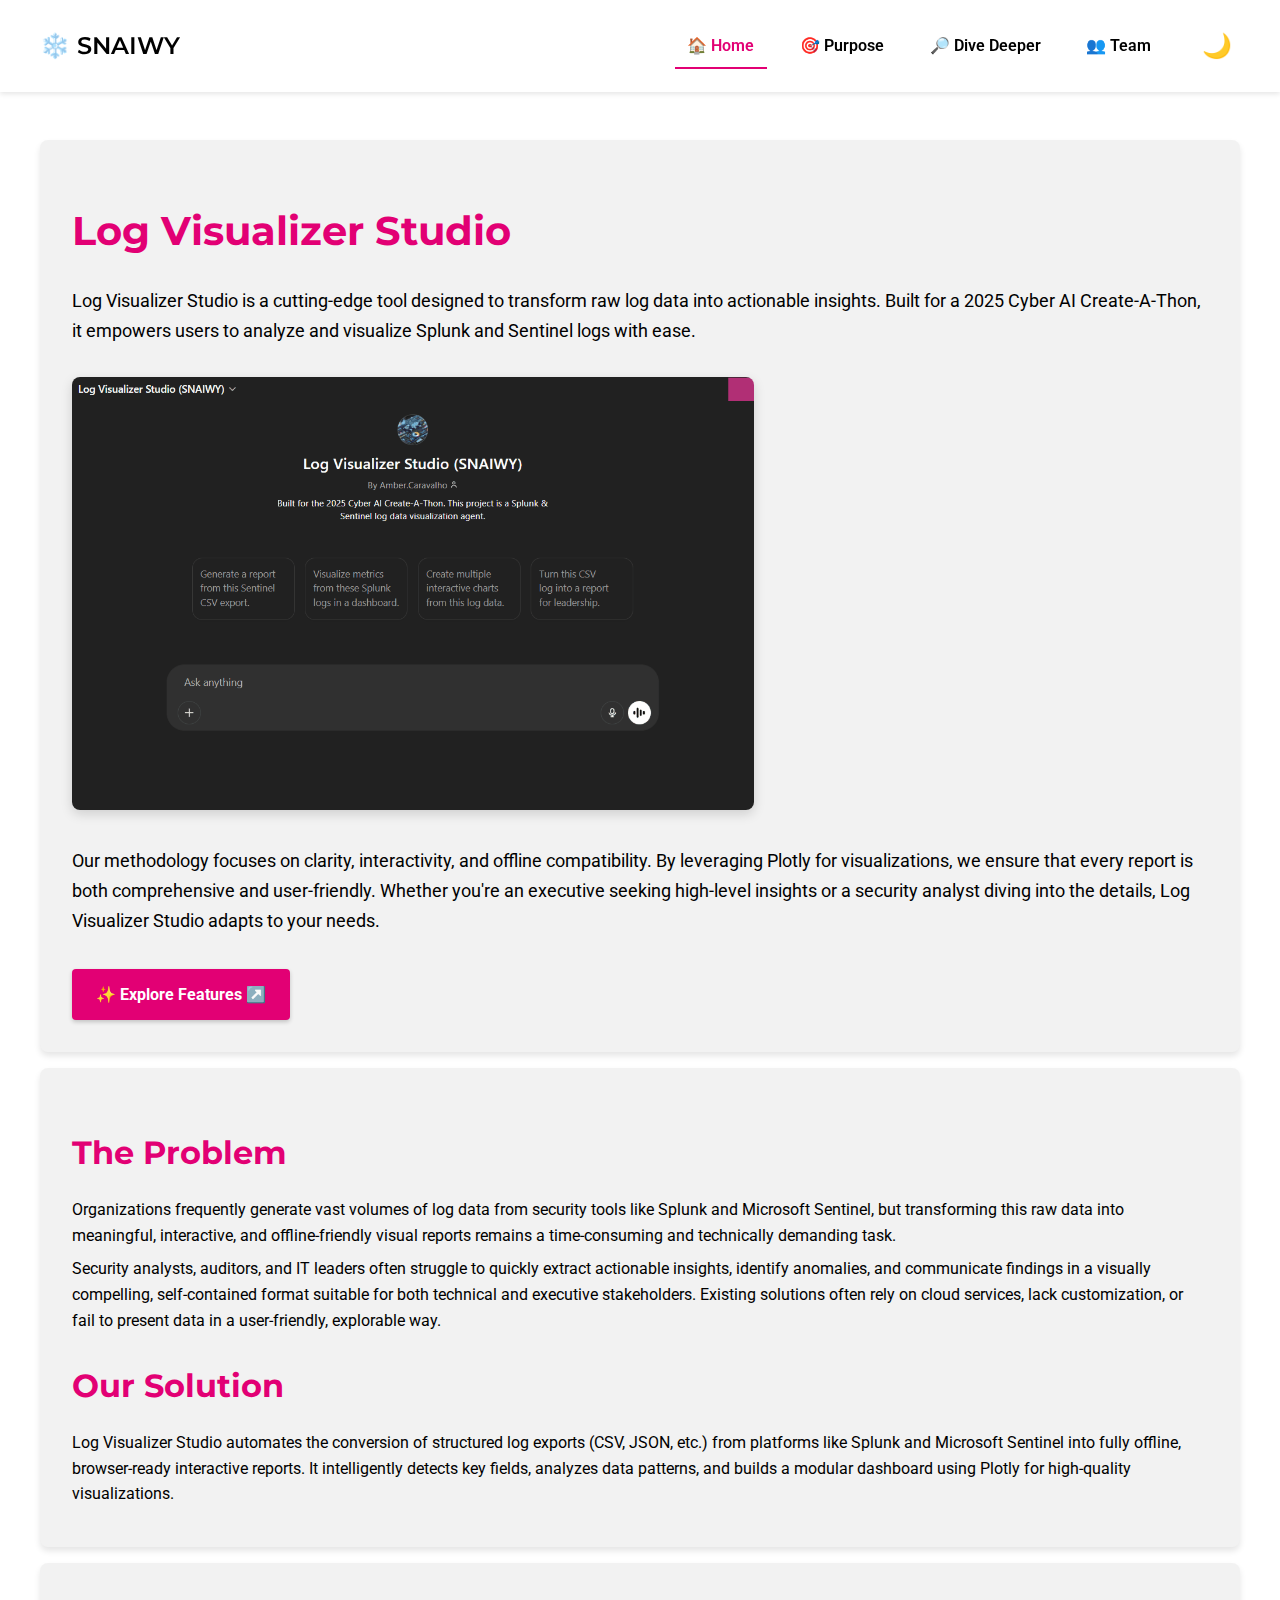
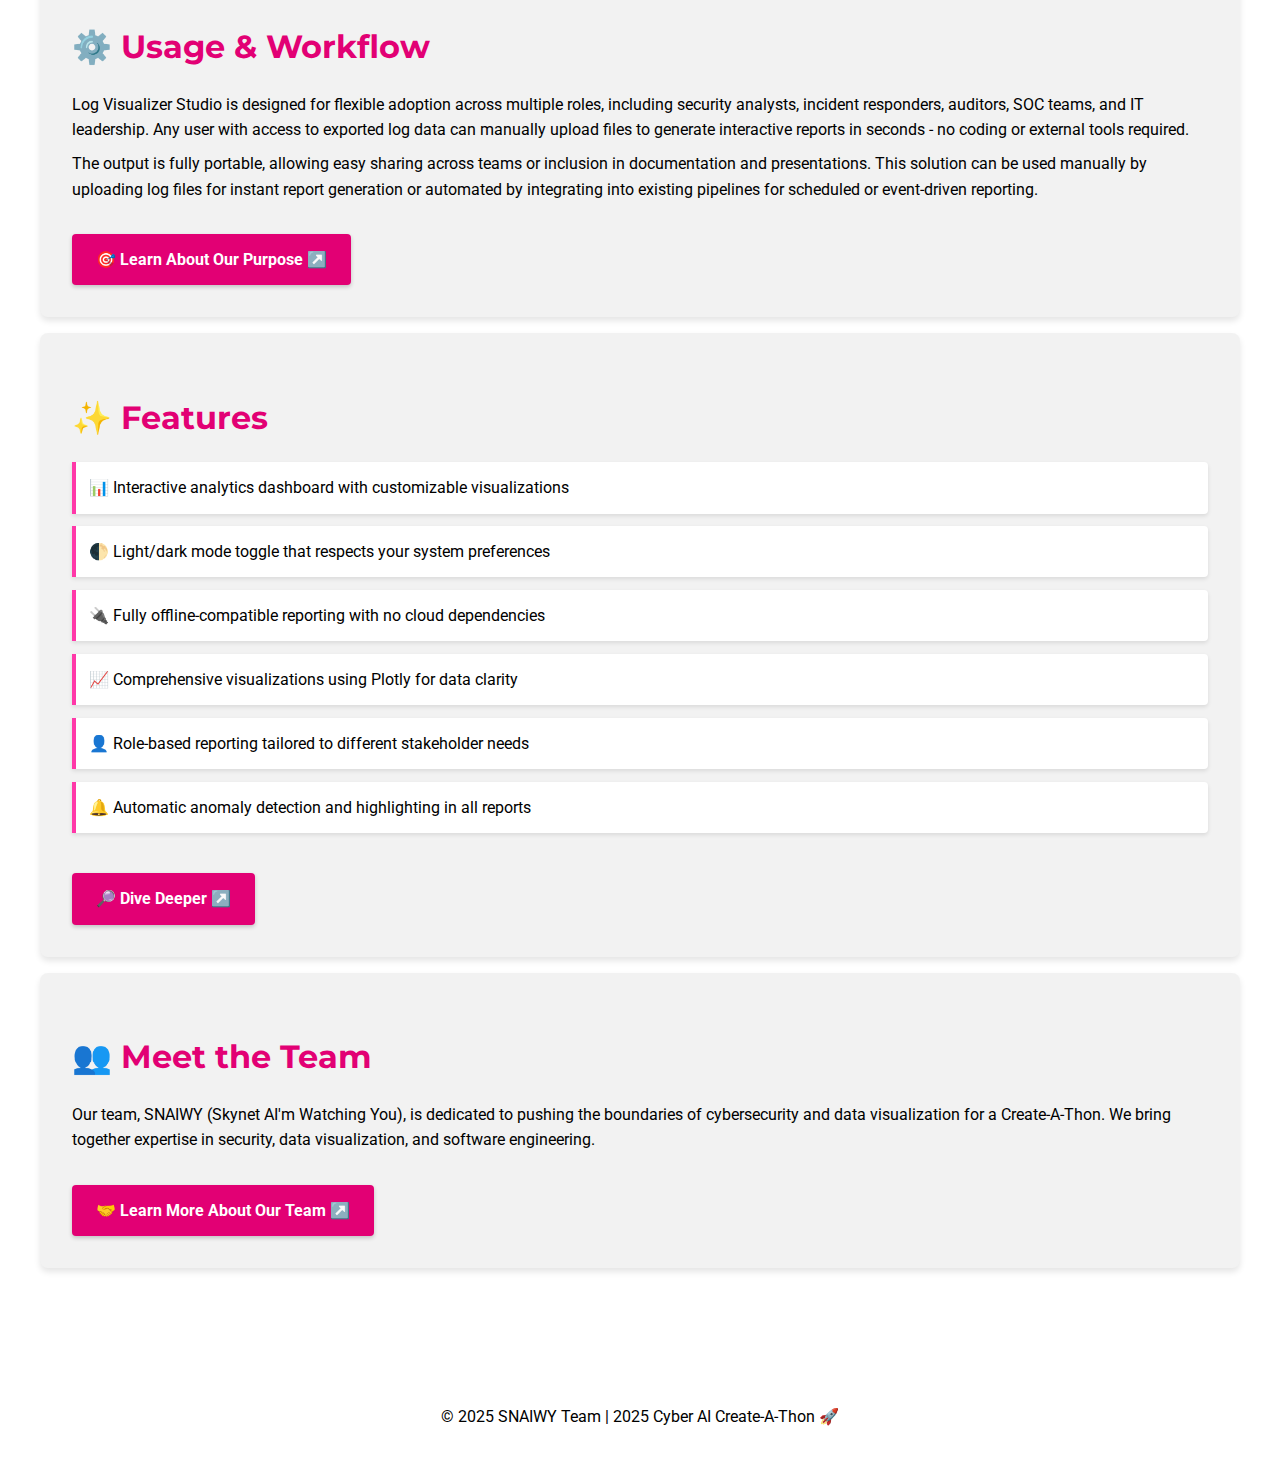
<file: index.html>
<!DOCTYPE html>
<html lang="en" data-theme="light">
<head>
    <meta charset="UTF-8">
    <meta name="viewport" content="width=device-width, initial-scale=1.0">
    <title>SNAIWY - Log Visualizer Studio</title>
    <!-- Add theme initialization script to prevent flash -->
    <script>
        // Immediately apply saved theme to prevent flash
        document.documentElement.classList.add('preload');
        const savedTheme = localStorage.getItem('theme');
        const prefersDarkScheme = window.matchMedia('(prefers-color-scheme: dark)');
        
        if (savedTheme === 'dark' || (!savedTheme && prefersDarkScheme.matches)) {
            document.documentElement.setAttribute('data-theme', 'dark');
            document.documentElement.classList.add('dark-mode');
        } else {
            document.documentElement.setAttribute('data-theme', 'light');
            document.documentElement.classList.remove('dark-mode');
        }
        
        window.addEventListener('load', () => {
            setTimeout(() => {
                document.documentElement.classList.remove('preload');
            }, 100);
        });
    </script>
    <link href="https://fonts.googleapis.com/css2?family=Roboto:wght@400;700&family=Montserrat:wght@600&display=swap" rel="stylesheet">
    <link rel="stylesheet" href="styles.css">

    <link rel="icon" type="image/png" href="/favicon/favicon-96x96.png" sizes="96x96" />
    <link rel="icon" type="image/svg+xml" href="/favicon/favicon.svg" />
    <link rel="shortcut icon" href="/favicon/favicon.ico" />
    <link rel="apple-touch-icon" sizes="180x180" href="/favicon/apple-touch-icon.png" />
    <meta name="apple-mobile-web-app-title" content="SNAIWY" />
    <link rel="manifest" href="/favicon/site.webmanifest" />
</head>
<body>
    <header>
        <div class="header-container">
            <a href="/" class="site-title">❄️ SNAIWY</a>
            <nav class="main-nav">
                <ul>
                    <li><a href="/" class="active">🏠 Home</a></li>
                    <li><a href="purpose.html">🎯 Purpose</a></li>
                    <li><a href="dive-deeper.html">🔎 Dive Deeper</a></li>
                    <li><a href="team.html">👥 Team</a></li>
                </ul>
            </nav>
            <button id="theme-toggle" class="theme-toggle" aria-label="Toggle dark/light mode">🌙</button>
        </div>
    </header>
    <main>
        <section id="about">
            <h1>Log Visualizer Studio</h1>
            <p>Log Visualizer Studio is a cutting-edge tool designed to transform raw log data into actionable insights. Built for a 2025 Cyber AI Create-A-Thon, it empowers users to analyze and visualize Splunk and Sentinel logs with ease.</p>
            <div class="preview-container left-align">
                <img src="images/preview.gif" alt="Log Visualizer Studio Preview" class="preview-image" />
            </div>
            <p>Our methodology focuses on clarity, interactivity, and offline compatibility. By leveraging Plotly for visualizations, we ensure that every report is both comprehensive and user-friendly. Whether you're an executive seeking high-level insights or a security analyst diving into the details, Log Visualizer Studio adapts to your needs.</p>
            <a href="#features" class="cta-button">✨ Explore Features ↗️</a>
        </section>

        <section id="problem">
            <h2>The Problem</h2>
            <p>Organizations frequently generate vast volumes of log data from security tools like Splunk and Microsoft Sentinel, but transforming this raw data into meaningful, interactive, and offline-friendly visual reports remains a time-consuming and technically demanding task.</p>
            <p>Security analysts, auditors, and IT leaders often struggle to quickly extract actionable insights, identify anomalies, and communicate findings in a visually compelling, self-contained format suitable for both technical and executive stakeholders. Existing solutions often rely on cloud services, lack customization, or fail to present data in a user-friendly, explorable way.</p>

            <h2>Our Solution</h2>
            <p>Log Visualizer Studio automates the conversion of structured log exports (CSV, JSON, etc.) from platforms like Splunk and Microsoft Sentinel into fully offline, browser-ready interactive reports. It intelligently detects key fields, analyzes data patterns, and builds a modular dashboard using Plotly for high-quality visualizations.</p>
        </section>
        
        <section id="workflow">
            <h2>⚙️ Usage & Workflow</h2>
            <p>Log Visualizer Studio is designed for flexible adoption across multiple roles, including security analysts, incident responders, auditors, SOC teams, and IT leadership. Any user with access to exported log data can manually upload files to generate interactive reports in seconds - no coding or external tools required.</p>
            <p>The output is fully portable, allowing easy sharing across teams or inclusion in documentation and presentations. This solution can be used manually by uploading log files for instant report generation or automated by integrating into existing pipelines for scheduled or event-driven reporting.</p>
            <a href="purpose.html" class="cta-button">🎯 Learn About Our Purpose ↗️</a>
        </section>

        <section id="features">
            <h2>✨ Features</h2>
            <ul>
                <li>📊 Interactive analytics dashboard with customizable visualizations</li>
                <li>🌓 Light/dark mode toggle that respects your system preferences</li>
                <li>🔌 Fully offline-compatible reporting with no cloud dependencies</li>
                <li>📈 Comprehensive visualizations using Plotly for data clarity</li>
                <li>👤 Role-based reporting tailored to different stakeholder needs</li>
                <li>🔔 Automatic anomaly detection and highlighting in all reports</li>
            </ul>
            <a href="dive-deeper.html" class="cta-button">🔎 Dive Deeper ↗️</a>
        </section>

        <section id="team">
            <h2>👥 Meet the Team</h2>
            <p>Our team, SNAIWY (Skynet AI'm Watching You), is dedicated to pushing the boundaries of cybersecurity and data visualization for a Create-A-Thon. We bring together expertise in security, data visualization, and software engineering.</p>
            <a href="team.html" class="cta-button">🤝 Learn More About Our Team ↗️</a>
        </section>
    </main>
    <footer>
        <p>&copy; 2025 SNAIWY Team | 2025 Cyber AI Create-A-Thon 🚀</p>
    </footer>
    <script src="script.js"></script>
</body>
</html>
</file>
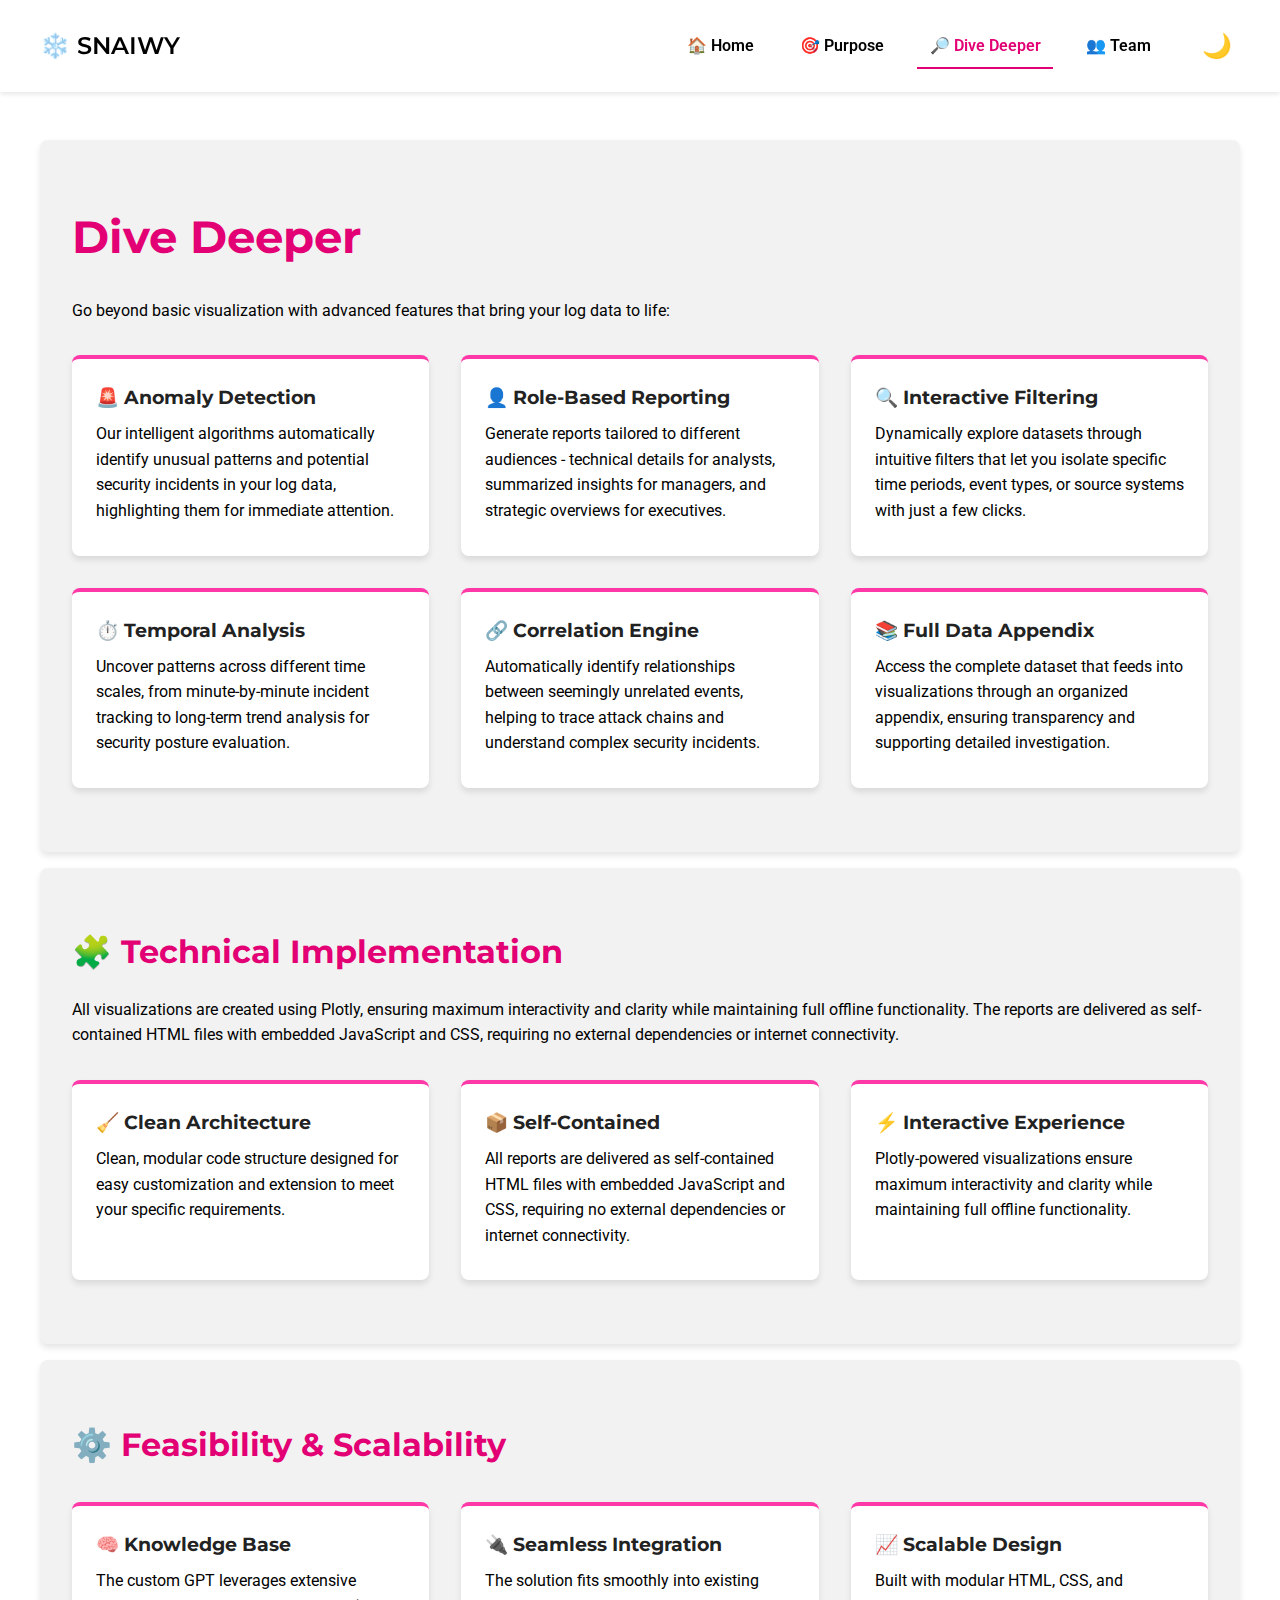
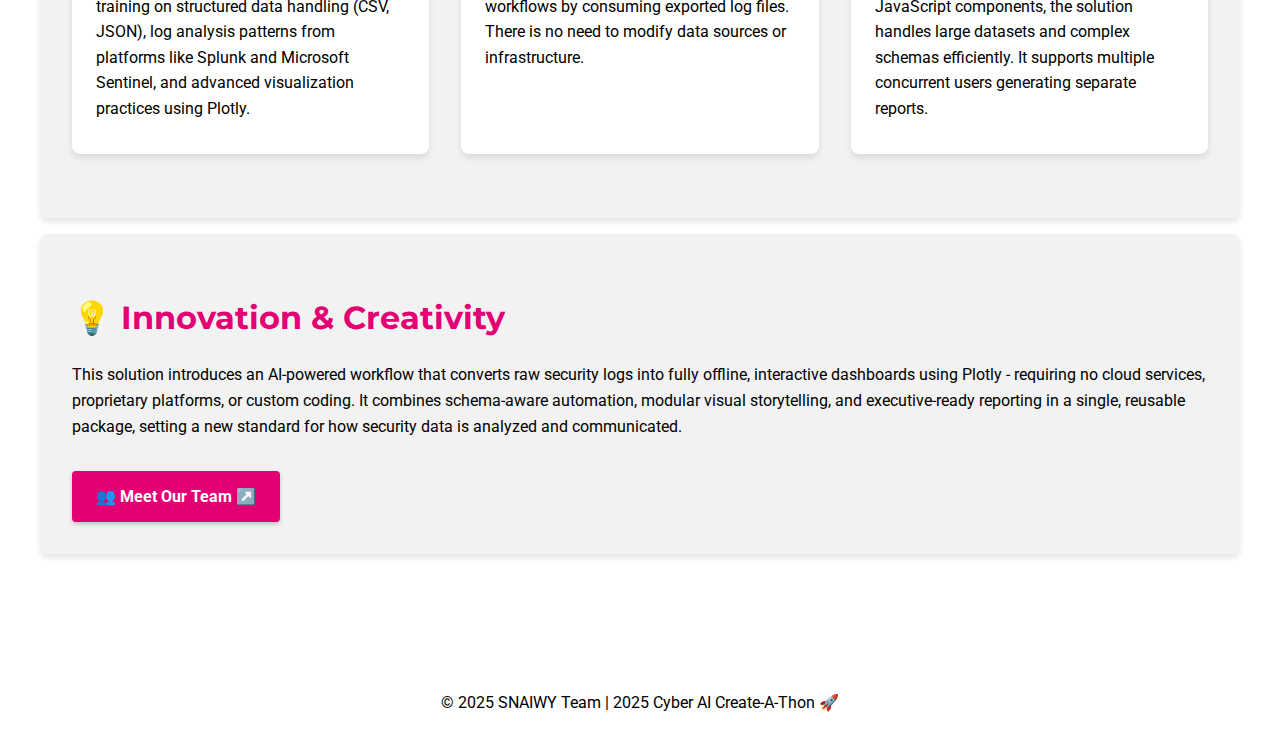
<file: dive-deeper.html>
<!DOCTYPE html>
<html lang="en" data-theme="light">
<head>
    <meta charset="UTF-8">
    <meta name="viewport" content="width=device-width, initial-scale=1.0">
    <title>Dive Deeper - SNAIWY</title>
    <!-- Theme initialization script to prevent flash -->
    <script>
        // Immediately apply saved theme to prevent flash
        document.documentElement.classList.add('preload');
        const savedTheme = localStorage.getItem('theme');
        const prefersDarkScheme = window.matchMedia('(prefers-color-scheme: dark)');
        
        if (savedTheme === 'dark' || (!savedTheme && prefersDarkScheme.matches)) {
            document.documentElement.setAttribute('data-theme', 'dark');
            document.documentElement.classList.add('dark-mode');
        } else {
            document.documentElement.setAttribute('data-theme', 'light');
            document.documentElement.classList.remove('dark-mode');
        }
        
        window.addEventListener('load', () => {
            setTimeout(() => {
                document.documentElement.classList.remove('preload');
            }, 100);
        });
    </script>
    <link href="https://fonts.googleapis.com/css2?family=Roboto:wght@400;700&family=Montserrat:wght@600&display=swap" rel="stylesheet">
    <link rel="stylesheet" href="styles.css">

    <link rel="icon" type="image/png" href="/favicon/favicon-96x96.png" sizes="96x96" />
    <link rel="icon" type="image/svg+xml" href="/favicon/favicon.svg" />
    <link rel="shortcut icon" href="/favicon/favicon.ico" />
    <link rel="apple-touch-icon" sizes="180x180" href="/favicon/apple-touch-icon.png" />
    <meta name="apple-mobile-web-app-title" content="SNAIWY" />
    <link rel="manifest" href="/favicon/site.webmanifest" />
</head>
<body>
    <header>
        <div class="header-container">
            <a href="/" class="site-title">❄️ SNAIWY</a>
            <nav class="main-nav">
                <ul>
                    <li><a href="/">🏠 Home</a></li>
                    <li><a href="purpose.html">🎯 Purpose</a></li>
                    <li><a href="dive-deeper.html" class="active">🔎 Dive Deeper</a></li>
                    <li><a href="team.html">👥 Team</a></li>
                </ul>
            </nav>
            <button id="theme-toggle" class="theme-toggle" aria-label="Toggle dark/light mode">🌙</button>
        </div>
    </header>
    <main>
        <section id="advanced-features">
            <h1>Dive Deeper</h1>
            <p>Go beyond basic visualization with advanced features that bring your log data to life:</p>
            
            <div class="feature-showcase">
                <div class="feature-card">
                    <h3>🚨 Anomaly Detection</h3>
                    <p>Our intelligent algorithms automatically identify unusual patterns and potential security incidents in your log data, highlighting them for immediate attention.</p>
                </div>
                
                <div class="feature-card">
                    <h3>👤 Role-Based Reporting</h3>
                    <p>Generate reports tailored to different audiences - technical details for analysts, summarized insights for managers, and strategic overviews for executives.</p>
                </div>
                
                <div class="feature-card">
                    <h3>🔍 Interactive Filtering</h3>
                    <p>Dynamically explore datasets through intuitive filters that let you isolate specific time periods, event types, or source systems with just a few clicks.</p>
                </div>
                
                <div class="feature-card">
                    <h3>⏱️ Temporal Analysis</h3>
                    <p>Uncover patterns across different time scales, from minute-by-minute incident tracking to long-term trend analysis for security posture evaluation.</p>
                </div>
                
                <div class="feature-card">
                    <h3>🔗 Correlation Engine</h3>
                    <p>Automatically identify relationships between seemingly unrelated events, helping to trace attack chains and understand complex security incidents.</p>
                </div>
                
                <div class="feature-card">
                    <h3>📚 Full Data Appendix</h3>
                    <p>Access the complete dataset that feeds into visualizations through an organized appendix, ensuring transparency and supporting detailed investigation.</p>
                </div>
            </div>
        </section>
        
        <section id="technical-implementation">
            <h2>🧩 Technical Implementation</h2>
            <p>All visualizations are created using Plotly, ensuring maximum interactivity and clarity while maintaining full offline functionality. The reports are delivered as self-contained HTML files with embedded JavaScript and CSS, requiring no external dependencies or internet connectivity.</p>
            
            <div class="feature-showcase">
                <div class="feature-card">
                    <h3>🧹 Clean Architecture</h3>
                    <p>Clean, modular code structure designed for easy customization and extension to meet your specific requirements.</p>
                </div>
                
                <div class="feature-card">
                    <h3>📦 Self-Contained</h3>
                    <p>All reports are delivered as self-contained HTML files with embedded JavaScript and CSS, requiring no external dependencies or internet connectivity.</p>
                </div>
                
                <div class="feature-card">
                    <h3>⚡ Interactive Experience</h3>
                    <p>Plotly-powered visualizations ensure maximum interactivity and clarity while maintaining full offline functionality.</p>
                </div>
            </div>
        </section>
        
        <section id="feasibility">
            <h2>⚙️ Feasibility & Scalability</h2>
            <div class="feature-showcase">
                <div class="feature-card">
                    <h3>🧠 Knowledge Base</h3>
                    <p>The custom GPT leverages extensive training on structured data handling (CSV, JSON), log analysis patterns from platforms like Splunk and Microsoft Sentinel, and advanced visualization practices using Plotly.</p>
                </div>
                
                <div class="feature-card">
                    <h3>🔌 Seamless Integration</h3>
                    <p>The solution fits smoothly into existing workflows by consuming exported log files. There is no need to modify data sources or infrastructure.</p>
                </div>
                
                <div class="feature-card">
                    <h3>📈 Scalable Design</h3>
                    <p>Built with modular HTML, CSS, and JavaScript components, the solution handles large datasets and complex schemas efficiently. It supports multiple concurrent users generating separate reports.</p>
                </div>
            </div>
        </section>

        <section id="innovation">
            <h2>💡 Innovation & Creativity</h2>
            <p>This solution introduces an AI-powered workflow that converts raw security logs into fully offline, interactive dashboards using Plotly - requiring no cloud services, proprietary platforms, or custom coding. It combines schema-aware automation, modular visual storytelling, and executive-ready reporting in a single, reusable package, setting a new standard for how security data is analyzed and communicated.</p>
            
            <a href="team.html" class="cta-button">👥 Meet Our Team ↗️</a>
        </section>
    </main>
    <footer>
        <p>&copy; 2025 SNAIWY Team | 2025 Cyber AI Create-A-Thon 🚀</p>
    </footer>
    <script src="script.js"></script>
</body>
</html>
</file>
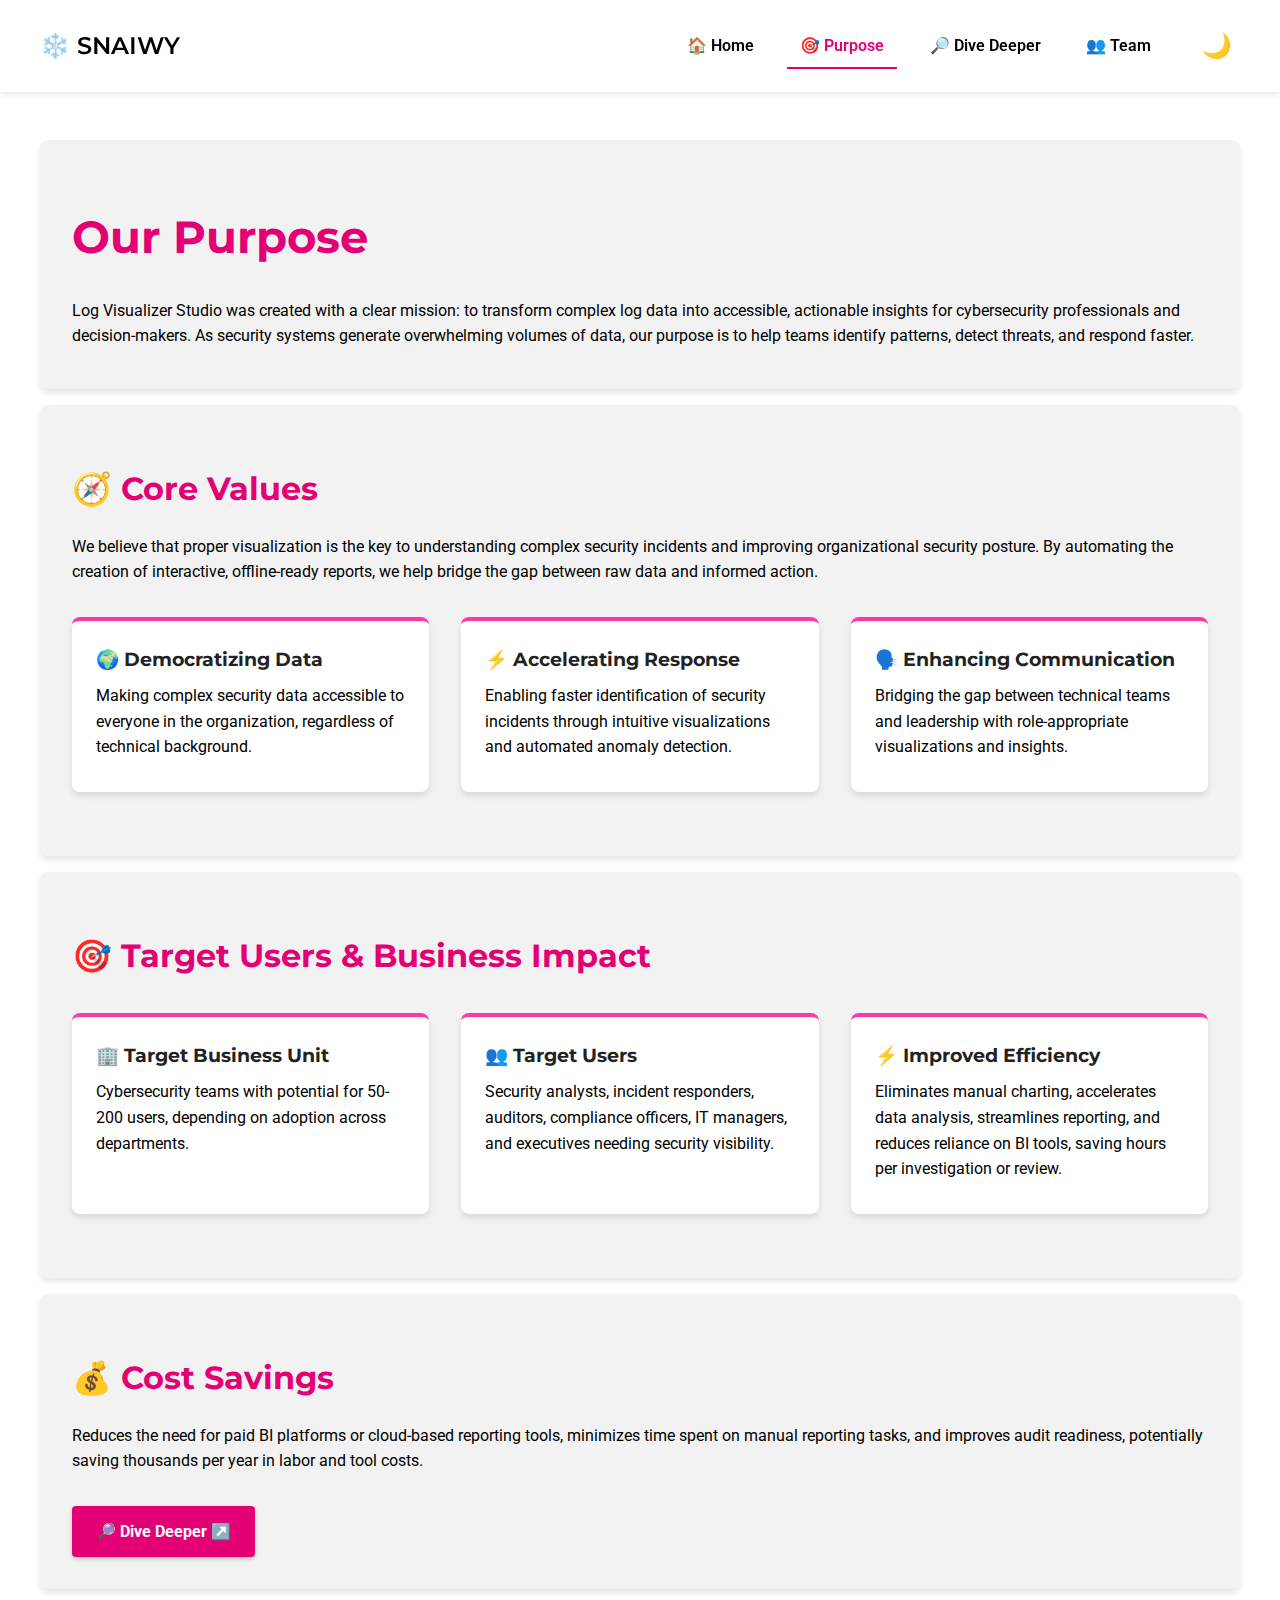
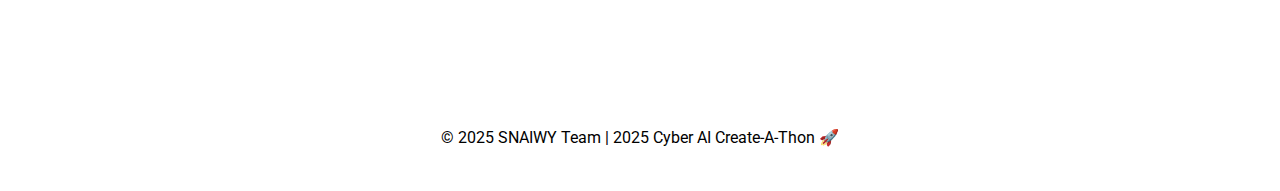
<file: purpose.html>
<!DOCTYPE html>
<html lang="en" data-theme="light">
<head>
    <meta charset="UTF-8">
    <meta name="viewport" content="width=device-width, initial-scale=1.0">
    <title>Our Purpose - SNAIWY</title>
    <!-- Add theme initialization script to prevent flash -->
    <script>
        // Immediately apply saved theme to prevent flash
        document.documentElement.classList.add('preload');
        const savedTheme = localStorage.getItem('theme');
        const prefersDarkScheme = window.matchMedia('(prefers-color-scheme: dark)');
        
        if (savedTheme === 'dark' || (!savedTheme && prefersDarkScheme.matches)) {
            document.documentElement.setAttribute('data-theme', 'dark');
            document.documentElement.classList.add('dark-mode');
        } else {
            document.documentElement.setAttribute('data-theme', 'light');
            document.documentElement.classList.remove('dark-mode');
        }
        
        window.addEventListener('load', () => {
            setTimeout(() => {
                document.documentElement.classList.remove('preload');
            }, 100);
        });
    </script>
    <link href="https://fonts.googleapis.com/css2?family=Roboto:wght@400;700&family=Montserrat:wght@600&display=swap" rel="stylesheet">
    <link rel="stylesheet" href="styles.css">

    <link rel="icon" type="image/png" href="/favicon/favicon-96x96.png" sizes="96x96" />
    <link rel="icon" type="image/svg+xml" href="/favicon/favicon.svg" />
    <link rel="shortcut icon" href="/favicon/favicon.ico" />
    <link rel="apple-touch-icon" sizes="180x180" href="/favicon/apple-touch-icon.png" />
    <meta name="apple-mobile-web-app-title" content="SNAIWY" />
    <link rel="manifest" href="/favicon/site.webmanifest" />
</head>
<body>
    <header>
        <div class="header-container">
            <a href="/" class="site-title">❄️ SNAIWY</a>
            <nav class="main-nav">
                <ul>
                    <li><a href="/">🏠 Home</a></li>
                    <li><a href="purpose.html" class="active">🎯 Purpose</a></li>
                    <li><a href="dive-deeper.html">🔎 Dive Deeper</a></li>
                    <li><a href="team.html">👥 Team</a></li>
                </ul>
            </nav>
            <button id="theme-toggle" class="theme-toggle" aria-label="Toggle dark/light mode">🌙</button>
        </div>
    </header>
    <main>
        <section id="mission">
            <h1>Our Purpose</h1>
            <p>Log Visualizer Studio was created with a clear mission: to transform complex log data into accessible, actionable insights for cybersecurity professionals and decision-makers. As security systems generate overwhelming volumes of data, our purpose is to help teams identify patterns, detect threats, and respond faster.</p>
        </section>

        <section id="core-values">
            <h2>🧭 Core Values</h2>

            <p>We believe that proper visualization is the key to understanding complex security incidents and improving organizational security posture. By automating the creation of interactive, offline-ready reports, we help bridge the gap between raw data and informed action.</p>

            <div class="feature-showcase">
                <div class="feature-card">
                    <h3>🌍 Democratizing Data</h3>
                    <p>Making complex security data accessible to everyone in the organization, regardless of technical background.</p>
                </div>
                
                <div class="feature-card">
                    <h3>⚡ Accelerating Response</h3>
                    <p>Enabling faster identification of security incidents through intuitive visualizations and automated anomaly detection.</p>
                </div>
                
                <div class="feature-card">
                    <h3>🗣️ Enhancing Communication</h3>
                    <p>Bridging the gap between technical teams and leadership with role-appropriate visualizations and insights.</p>
                </div>
            </div>
        </section>
        
        <section id="target-users">
            <h2>🎯 Target Users & Business Impact</h2>
            
            <div class="feature-showcase">
                <div class="feature-card">
                    <h3>🏢 Target Business Unit</h3>
                    <p>Cybersecurity teams with potential for 50-200 users, depending on adoption across departments.</p>
                </div>
                
                <div class="feature-card">
                    <h3>👥 Target Users</h3>
                    <p>Security analysts, incident responders, auditors, compliance officers, IT managers, and executives needing security visibility.</p>
                </div>
                
                <div class="feature-card">
                    <h3>⚡ Improved Efficiency</h3>
                    <p>Eliminates manual charting, accelerates data analysis, streamlines reporting, and reduces reliance on BI tools, saving hours per investigation or review.</p>
                </div>
            </div>
        </section>
        
        <section id="cost-savings">
            <h2>💰 Cost Savings</h2>
            <p>Reduces the need for paid BI platforms or cloud-based reporting tools, minimizes time spent on manual reporting tasks, and improves audit readiness, potentially saving thousands per year in labor and tool costs.</p>
            
            <a href="dive-deeper.html" class="cta-button">🔎 Dive Deeper ↗️</a>
        </section>
    </main>
    <footer>
        <p>&copy; 2025 SNAIWY Team | 2025 Cyber AI Create-A-Thon 🚀</p>
    </footer>
    <script src="script.js"></script>
</body>
</html>
</file>
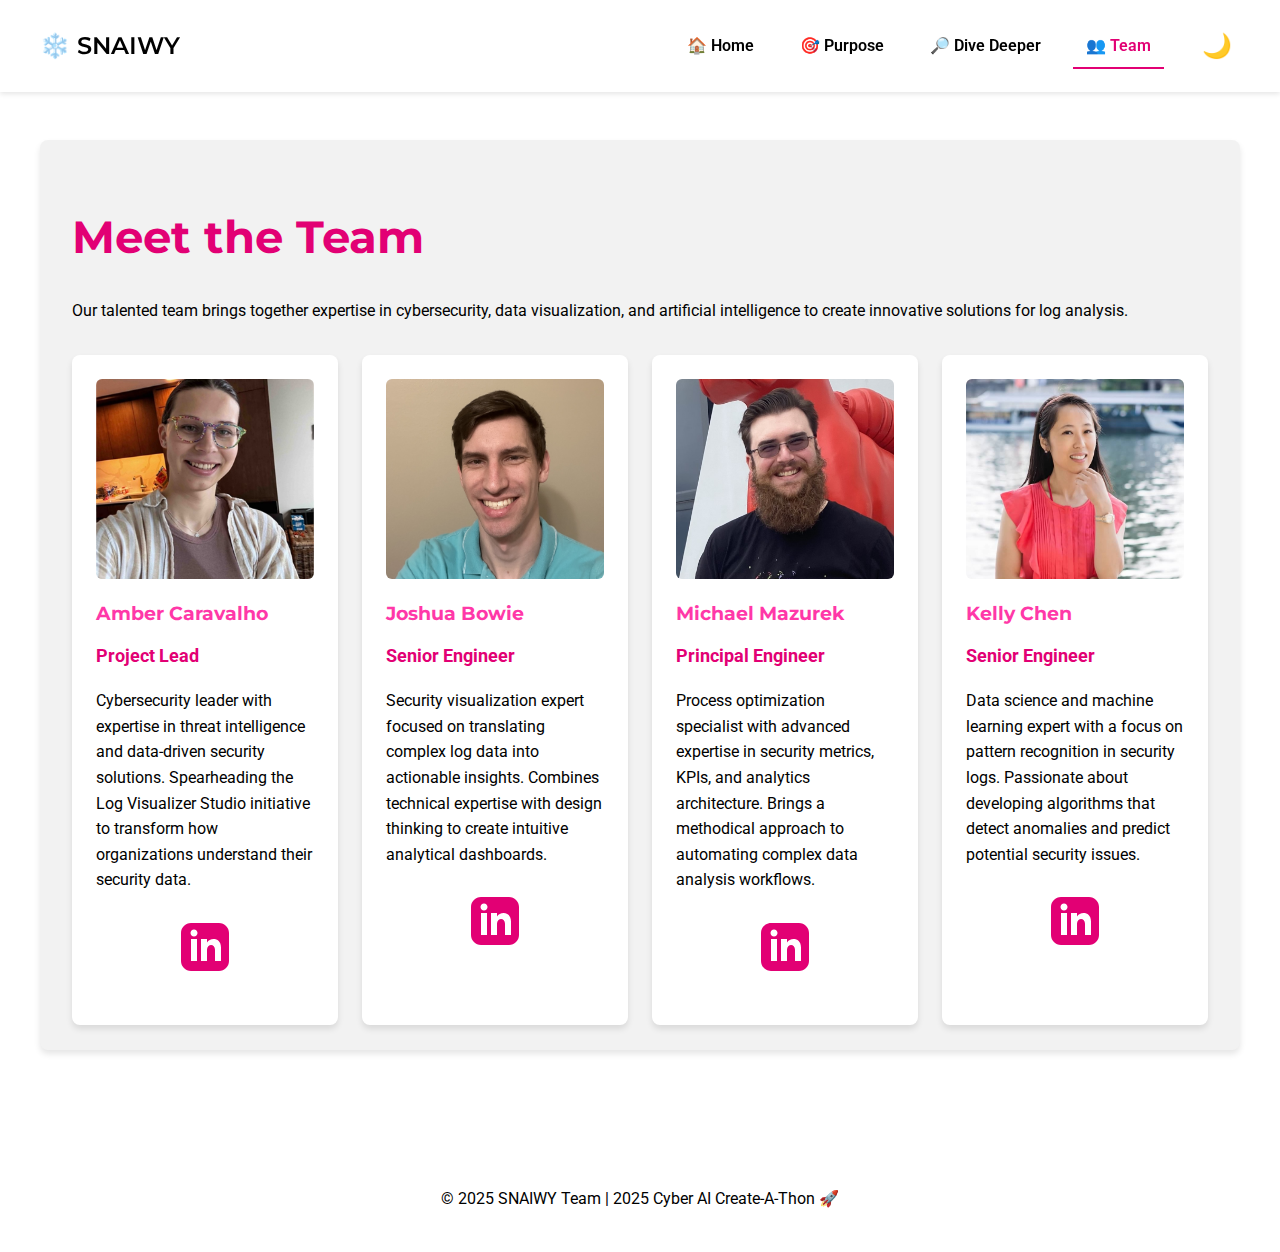
<file: team.html>
<!DOCTYPE html>
<html lang="en" data-theme="light">
<head>
    <meta charset="UTF-8">
    <meta name="viewport" content="width=device-width, initial-scale=1.0">
    <title>Team - SNAIWY</title>
    <!-- Add theme initialization script to prevent flash -->
    <script>
        // Immediately apply saved theme to prevent flash
        document.documentElement.classList.add('preload');
        const savedTheme = localStorage.getItem('theme');
        const prefersDarkScheme = window.matchMedia('(prefers-color-scheme: dark)');
        
        if (savedTheme === 'dark' || (!savedTheme && prefersDarkScheme.matches)) {
            document.documentElement.setAttribute('data-theme', 'dark');
            document.documentElement.classList.add('dark-mode');
        } else {
            document.documentElement.setAttribute('data-theme', 'light');
            document.documentElement.classList.remove('dark-mode');
        }
        
        window.addEventListener('load', () => {
            setTimeout(() => {
                document.documentElement.classList.remove('preload');
            }, 100);
        });
    </script>
    <link href="https://fonts.googleapis.com/css2?family=Roboto:wght@400;700&family=Montserrat:wght@600&display=swap" rel="stylesheet">
    <link rel="stylesheet" href="styles.css">

    <link rel="icon" type="image/png" href="/favicon/favicon-96x96.png" sizes="96x96" />
    <link rel="icon" type="image/svg+xml" href="/favicon/favicon.svg" />
    <link rel="shortcut icon" href="/favicon/favicon.ico" />
    <link rel="apple-touch-icon" sizes="180x180" href="/favicon/apple-touch-icon.png" />
    <meta name="apple-mobile-web-app-title" content="SNAIWY" />
    <link rel="manifest" href="/favicon/site.webmanifest" />
</head>
<body>
    <header>
        <div class="header-container">
            <a href="/" class="site-title">❄️ SNAIWY</a>
            <nav class="main-nav">
                <ul>
                    <li><a href="/">🏠 Home</a></li>
                    <li><a href="purpose.html">🎯 Purpose</a></li>
                    <li><a href="dive-deeper.html">🔎 Dive Deeper</a></li>
                    <li><a href="team.html" class="active">👥 Team</a></li>
                </ul>
            </nav>
            <button id="theme-toggle" class="theme-toggle" aria-label="Toggle dark/light mode">🌙</button>
        </div>
    </header>
    <main>
        <section id="team">
            <h1>Meet the Team</h1>
            <p>Our talented team brings together expertise in cybersecurity, data visualization, and artificial intelligence to create innovative solutions for log analysis.</p>
            
            <div class="purpose-grid">
                <div class="purpose-card">
                    <div class="team-photo-container">
                        <img src="images/amber.jpg" alt="Amber Caravalho" class="team-photo" onerror="this.src='images/placeholder-profile.png'">
                    </div>
                    <h3>Amber Caravalho</h3>
                    <p class="role"><strong>Project Lead</strong></p>
                    <p>Cybersecurity leader with expertise in threat intelligence and data-driven security solutions. Spearheading the Log Visualizer Studio initiative to transform how organizations understand their security data.</p>
                    <a href="https://www.linkedin.com/in/ambercaravalho/" class="social-link" target="_blank" rel="noreferrer noopener">
                        <svg class="linkedin-icon" xmlns="http://www.w3.org/2000/svg" viewBox="0 0 24 24" style="width: 48px; height: 48px;">
                            <path d="M19 0h-14c-2.761 0-5 2.239-5 5v14c0 2.761 2.239 5 5 5h14c2.762 0 5-2.239 5-5v-14c0-2.761-2.238-5-5-5zm-11 19h-3v-11h3v11zm-1.5-12.268c-.966 0-1.75-.79-1.75-1.764s.784-1.764 1.75-1.764 1.75.79 1.75 1.764-.783 1.764-1.75 1.764zm13.5 12.268h-3v-5.604c0-3.368-4-3.113-4 0v5.604h-3v-11h3v1.765c1.396-2.586 7-2.777 7 2.476v6.759z"/>
                        </svg>
                    </a>
                </div>
                
                <div class="purpose-card">
                    <div class="team-photo-container">
                        <img src="images/joshua.jpg" alt="Joshua Bowie" class="team-photo" onerror="this.src='images/placeholder-profile.png'">
                    </div>
                    <h3>Joshua Bowie</h3>
                    <p class="role"><strong>Senior Engineer</strong></p>
                    <p>Security visualization expert focused on translating complex log data into actionable insights. Combines technical expertise with design thinking to create intuitive analytical dashboards.</p>
                    <a href="https://www.linkedin.com/in/joshua-bowie/" class="social-link" target="_blank" rel="noreferrer noopener">
                        <svg class="linkedin-icon" xmlns="http://www.w3.org/2000/svg" viewBox="0 0 24 24" style="width: 48px; height: 48px;">
                            <path d="M19 0h-14c-2.761 0-5 2.239-5 5v14c0 2.761 2.239 5 5 5h14c2.762 0 5-2.239 5-5v-14c0-2.761-2.238-5-5-5zm-11 19h-3v-11h3v11zm-1.5-12.268c-.966 0-1.75-.79-1.75-1.764s.784-1.764 1.75-1.764 1.75.79 1.75 1.764-.783 1.764-1.75 1.764zm13.5 12.268h-3v-5.604c0-3.368-4-3.113-4 0v5.604h-3v-11h3v1.765c1.396-2.586 7-2.777 7 2.476v6.759z"/>
                        </svg>
                    </a>
                </div>
                
                <div class="purpose-card">
                    <div class="team-photo-container">
                        <img src="images/michael.jpg" alt="Michael Mazurek" class="team-photo" onerror="this.src='images/placeholder-profile.png'">
                    </div>
                    <h3>Michael Mazurek</h3>
                    <p class="role"><strong>Principal Engineer</strong></p>
                    <p>Process optimization specialist with advanced expertise in security metrics, KPIs, and analytics architecture. Brings a methodical approach to automating complex data analysis workflows.</p>
                    <a href="https://www.linkedin.com/in/michael-mazurek-8b088326/" class="social-link" target="_blank" rel="noreferrer noopener">
                        <svg class="linkedin-icon" xmlns="http://www.w3.org/2000/svg" viewBox="0 0 24 24" style="width: 48px; height: 48px;">
                            <path d="M19 0h-14c-2.761 0-5 2.239-5 5v14c0 2.761 2.239 5 5 5h14c2.762 0 5-2.239 5-5v-14c0-2.761-2.238-5-5-5zm-11 19h-3v-11h3v11zm-1.5-12.268c-.966 0-1.75-.79-1.75-1.764s.784-1.764 1.75-1.764 1.75.79 1.75 1.764-.783 1.764-1.75 1.764zm13.5 12.268h-3v-5.604c0-3.368-4-3.113-4 0v5.604h-3v-11h3v1.765c1.396-2.586 7-2.777 7 2.476v6.759z"/>
                        </svg>
                    </a>
                </div>
                
                <div class="purpose-card">
                    <div class="team-photo-container">
                        <img src="images/kelly.jpeg" alt="Kelly Chen" class="team-photo" onerror="this.src='images/placeholder-profile.png'">
                    </div>
                    <h3>Kelly Chen</h3>
                    <p class="role"><strong>Senior Engineer</strong></p>
                    <p>Data science and machine learning expert with a focus on pattern recognition in security logs. Passionate about developing algorithms that detect anomalies and predict potential security issues.</p>
                    <a href="https://www.linkedin.com/in/kellyychen/" class="social-link" target="_blank" rel="noreferrer noopener">
                        <svg class="linkedin-icon" xmlns="http://www.w3.org/2000/svg" viewBox="0 0 24 24" style="width: 48px; height: 48px;">
                            <path d="M19 0h-14c-2.761 0-5 2.239-5 5v14c0 2.761 2.239 5 5 5h14c2.762 0 5-2.239 5-5v-14c0-2.761-2.238-5-5-5zm-11 19h-3v-11h3v11zm-1.5-12.268c-.966 0-1.75-.79-1.75-1.764s.784-1.764 1.75-1.764 1.75.79 1.75 1.764-.783 1.764-1.75 1.764zm13.5 12.268h-3v-5.604c0-3.368-4-3.113-4 0v5.604h-3v-11h3v1.765c1.396-2.586 7-2.777 7 2.476v6.759z"/>
                        </svg>
                    </a>
                </div>
            </div>
        </section>
    </main>
    <footer>
        <p>&copy; 2025 SNAIWY Team | 2025 Cyber AI Create-A-Thon 🚀</p>
    </footer>
    <script src="script.js"></script>
</body>
</html>
</file>
<file: styles.css>
/* General Styles */
:root {
    --bg-color: #ffffff;
    --text-color: #333333;
    --heading-color: #222222;
    --header-bg: #333333;
    --header-text: #ffffff;
    --accent-color: #ff4081;
    --section-bg: #f9f9f9;
    --card-bg: #ffffff;
    --card-shadow: rgba(0, 0, 0, 0.1);
    --transition-speed: 0.3s;

    /* Pink color palette */
    --pink-magenta: #E20074;
    --pink-dark-magenta: #990F5E;
    --pink-light-magenta: #FF38A8;
    --pink-black: #000000;
    --pink-dark-gray: #333333;
    --pink-gray: #767676;
    --pink-light-gray: #F2F2F2;
    --pink-white: #FFFFFF;
    
    /* Light mode */
    --primary-color: var(--pink-magenta);
    --secondary-color: var(--pink-dark-magenta);
    --accent-color: var(--pink-light-magenta);
    --accent-color-hover: var(--pink-magenta);
    --background-color: var(--pink-white);
    --text-color: var(--pink-black);
    --header-bg: var(--pink-white);
    --header-text: var(--pink-black);
    --section-bg: var(--pink-light-gray);
    --button-hover: var(--pink-dark-magenta);
    --card-bg: var(--pink-white);
    --card-border: var(--pink-gray);
    --link-color: var(--pink-dark-magenta);
    --active-nav-bg: #f0f0f0;
    --active-nav-border: var(--pink-magenta);
}

/* Prevent flash of unstyled content during theme load */
.preload * {
    transition: none !important;
}

/* Dark theme variables */
html[data-theme='dark'], .dark-mode {
    --bg-color: #121212;
    --text-color: #f0f0f0;
    --heading-color: #ffffff;
    --header-bg: #1f1f1f;
    --header-text: #ffffff;
    --accent-color: #ff79b0;
    --accent-color-hover: #E20074;
    --section-bg: #1a1a1a;
    --card-bg: #2a2a2a;
    --card-shadow: rgba(0, 0, 0, 0.3);
    --active-nav-bg: #333333;
    --active-nav-border: #ff79b0;
    
    --primary-color: #FF5CAF;
    --secondary-color: var(--pink-magenta);
    --button-color: #E20074;
    --background-color: #121212;
    --button-hover: #990F5E;
    --card-border: #555555;
    --link-color: #FF8DC1;
}

/* System preference detection - as fallback */
@media (prefers-color-scheme: dark) {
    html:not([data-theme]) {
        --bg-color: #121212;
        --text-color: #e0e0e0;
        --heading-color: #f0f0f0;
        --header-bg: #1f1f1f;
        --header-text: #ffffff;
        --accent-color: #ff79b0;
        --accent-color-hover: #E20074;
        --section-bg: #1a1a1a;
        --card-bg: #2a2a2a;
        --card-shadow: rgba(0, 0, 0, 0.3);
        --active-nav-bg: #333333;
        --active-nav-border: #ff79b0;
        --button-color: #E20074;
        --button-hover: #990F5E;
    }
}

html, body {
    transition: background-color var(--transition-speed), 
                color var(--transition-speed),
                border-color var(--transition-speed);
}

body {
    font-family: 'Roboto', sans-serif;
    margin: 0;
    padding: 0;
    line-height: 1.6;
    color: var(--text-color);
    background-color: var(--background-color);
    transition: background-color var(--transition-speed), color var(--transition-speed);
}

/* Ensure header and navigation consistency across all pages */
header {
    display: flex;
    justify-content: center;
    align-items: center;
    padding: 1rem 0;
    background-color: var(--header-bg);
    color: var(--header-text);
    box-shadow: 0 2px 5px rgba(0,0,0,0.1);
    position: sticky;
    top: 0;
    z-index: 100;
    width: 100%;
    transition: background-color var(--transition-speed), color var(--transition-speed);
}

.header-container {
    display: flex;
    justify-content: space-between;
    align-items: center;
    width: 100%;
    max-width: 1200px;
    padding: 0 20px;
    height: 60px;
}

.site-title {
    font-family: 'Montserrat', sans-serif;
    font-size: 1.5rem;
    font-weight: 600;
    text-decoration: none;
    color: var(--header-text);
    margin-right: auto;
    display: flex;
    align-items: center;
    height: 100%;
    transition: color var(--transition-speed);
}

/* Fix navigation styling */
.main-nav {
    display: flex;
    align-items: center;
    height: 100%;
}

.main-nav ul {
    display: flex;
    align-items: center;
    margin: 0;
    padding: 0;
    list-style: none;
    height: 100%;
}

.main-nav ul li {
    display: flex;
    align-items: center;
    margin: 0 10px;
    height: 100%;
}

.main-nav ul li a {
    display: flex;
    align-items: center;
    color: var(--header-text);
    text-decoration: none;
    font-weight: 600;
    transition: color var(--transition-speed);
    padding: 0.5rem 0.8rem;
    position: relative;
}

.main-nav ul li a:hover {
    color: var(--primary-color);
}

.main-nav ul li a.active {
    color: var(--primary-color);
    position: relative;
}

.main-nav ul li a.active::after {
    content: '';
    position: absolute;
    bottom: -2px;
    left: 0;
    width: 100%;
    height: 2px;
    background-color: var(--primary-color);
}

/* Ensure theme toggle is consistent */
.theme-toggle {
    background: none;
    border: none;
    cursor: pointer;
    font-size: 1.5rem;
    padding: 0.5rem;
    border-radius: 50%;
    color: var(--header-text);
    transition: transform 0.3s;
    margin-left: 20px;
    display: flex;
    align-items: center;
    justify-content: center;
    z-index: 200;
}

/* Mobile menu button for hamburger (hide it by default) */
.mobile-menu-button {
    display: none;
    background: none;
    border: none;
    font-size: 1.8rem;
    cursor: pointer;
    color: var(--header-text);
    padding: 0;
    margin-right: 15px;
    transition: transform 0.3s;
    z-index: 200; /* Ensure button stays on top */
}

.mobile-menu-button:hover {
    transform: scale(1.1);
}

.mobile-menu-button:focus {
    outline: none;
}

/* Hamburger icon */
.hamburger-icon {
    display: block;
    position: relative;
    width: 24px;
    height: 24px;
}

.hamburger-icon span {
    display: block;
    position: absolute;
    height: 3px;
    width: 100%;
    background: var(--header-text);
    border-radius: 3px;
    opacity: 1;
    left: 0;
    transform: rotate(0deg);
    transition: .25s ease-in-out;
}

.hamburger-icon span:nth-child(1) {
    top: 0px;
}

.hamburger-icon span:nth-child(2) {
    top: 10px;
}

.hamburger-icon span:nth-child(3) {
    top: 20px;
}

/* Animation for hamburger to X */
.mobile-menu-open .hamburger-icon span:nth-child(1) {
    top: 10px;
    transform: rotate(135deg);
}

.mobile-menu-open .hamburger-icon span:nth-child(2) {
    opacity: 0;
    left: -60px;
}

.mobile-menu-open .hamburger-icon span:nth-child(3) {
    top: 10px;
    transform: rotate(-135deg);
}

main {
    max-width: 1200px;
    margin: 0 auto;
    padding: 2rem;
}

section {
    padding: 2rem;
    margin: 1rem 0;
    background-color: var(--section-bg);
    border-radius: 8px;
    box-shadow: 0 4px 6px var(--card-shadow);
    transition: background-color var(--transition-speed), box-shadow var(--transition-speed);
    animation: fadeIn 0.8s ease-in-out;
}

h1, h2, h3 {
    font-family: 'Montserrat', sans-serif;
    color: var(--primary-color);
    transition: color var(--transition-speed);
}

h1 {
    font-size: 2.8rem;
    margin-bottom: 1.5rem;
}

h2 {
    font-size: 2rem;
    margin-bottom: 1.2rem;
}

h3 {
    margin-top: 0;
    margin-bottom: 0.5rem;
}

p {
    font-size: 1rem;
    margin: 0.5rem 0;
}

ul {
    padding-left: 1.5rem;
}

ul li {
    margin-bottom: 0.8rem;
}

nav ul {
    list-style-type: none;
    display: flex;
    padding: 0;
    margin: 0;
}

a.cta-button {
    display: inline-block;
    padding: 0.8rem 1.5rem;
    background-color: var(--button-color, var(--primary-color)); /* Use button-color if defined, otherwise fallback to primary-color */
    color: white;
    text-decoration: none;
    border-radius: 4px;
    font-weight: bold;
    margin-top: 1.5rem;
    transition: background-color 0.3s, transform 0.3s;
    box-shadow: 0 2px 4px rgba(0, 0, 0, 0.2);
}

a.cta-button:hover {
    background-color: var(--button-hover);
    transform: translateY(-3px);
}

.team-grid {
    display: grid;
    grid-template-columns: repeat(auto-fill, minmax(250px, 1fr));
    gap: 2rem;
    margin-top: 2rem;
}

.team-member {
    background: var(--card-bg);
    border-radius: 8px;
    overflow: hidden;
    box-shadow: 0 4px 8px var(--card-shadow);
    transition: transform var(--transition-speed), box-shadow var(--transition-speed);
    padding: 1.5rem;
    border: 1px solid var(--card-border);
}

.team-member:hover {
    transform: translateY(-5px);
    box-shadow: 0 6px 15px rgba(0, 0, 0, 0.1);
}

.team-member img {
    width: 100%;
    height: auto;
    object-fit: cover;
}

.team-member-info {
    padding: 1.5rem;
}

.team-member-info h3 {
    margin-top: 0;
    color: var(--heading-color);
}

/* Enhance role styling */
.role {
    font-size: 1.1rem;
    color: var(--primary-color);
    margin-top: 0;
    margin-bottom: 10px;
}

.team-member-info .role {
    color: var(--accent-color);
    margin-bottom: 1rem;
}

/* Increase LinkedIn icon size */
.linkedin-link {
    display: inline-block;
    margin-top: 1rem;
    color: var(--link-color);
    text-decoration: none;
    font-weight: bold;
}

.linkedin-link:hover {
    text-decoration: underline;
}

.linkedin-icon {
    width: 32px;
    height: 32px;
    fill: var(--primary-color);
    transition: transform 0.3s ease, fill 0.3s ease;
}

.linkedin-icon:hover {
    transform: scale(1.15);
    fill: var(--pink-dark-magenta);
}

footer {
    text-align: center;
    padding: 2rem;
    background-color: var(--header-bg);
    margin-top: 3rem;
    color: var(--header-text);
    transition: background-color var(--transition-speed), color var(--transition-speed);
}

/* Animation keyframes */
@keyframes fadeIn {
    from { opacity: 0; transform: translateY(20px); }
    to { opacity: 1; transform: translateY(0); }
}

@keyframes pulse {
    0% { transform: scale(1); }
    50% { transform: scale(1.05); }
    100% { transform: scale(1); }
}

/* Feature list styling with improved contrast */
#features ul {
    list-style: none;
    padding: 0;
}

#features li {
    padding: 0.8rem;
    margin-bottom: 0.8rem;
    border-left: 4px solid var(--accent-color);
    background-color: var(--card-bg);
    border-radius: 0 4px 4px 0;
    box-shadow: 0 2px 4px var(--card-shadow);
    transition: transform var(--transition-speed), box-shadow var(--transition-speed);
}

#features li:hover {
    transform: translateX(5px);
    box-shadow: 0 4px 8px var(--card-shadow);
}

/* Hero section enhancements */
#about h1 {
    font-size: 2.5rem;
    margin-bottom: 1.5rem;
}

#about p {
    font-size: 1.1rem;
    line-height: 1.7;
}

/* Purpose page styles */
.purpose-grid {
    display: grid;
    grid-template-columns: repeat(auto-fill, minmax(250px, 1fr));
    gap: 1.5rem;
    margin: 2rem 0;
}

.purpose-card {
    background-color: var(--card-bg);
    border-radius: 8px;
    padding: 1.5rem;
    box-shadow: 0 4px 6px var(--card-shadow);
    transition: transform var(--transition-speed), box-shadow var(--transition-speed);
    display: flex;
    flex-direction: column;
    height: 100%;
    padding-bottom: 15px;
}

.purpose-card:hover {
    transform: translateY(-5px);
    box-shadow: 0 8px 16px var(--card-shadow);
}

.purpose-card:hover .team-photo {
    transform: scale(1.05);
}

.purpose-card h3 {
    color: var(--accent-color);
    margin-top: 5px;
    margin-bottom: 0.8rem;
}

.purpose-card p:last-of-type {
    margin-bottom: 15px;
}

/* Ensure proper spacing in the purpose card for the new element */
.purpose-card .linkedin-link {
    margin-top: auto;
    padding-top: 12px;
}

/* LinkedIn SVG icon styling */
.social-link {
    display: flex;
    justify-content: center;
    margin-top: 15px;
}

.linkedin-icon {
    width: 32px;
    height: 32px;
    fill: var(--primary-color);
    transition: transform 0.3s ease, fill 0.3s ease;
}

.linkedin-icon:hover {
    transform: scale(1.15);
    fill: var(--pink-dark-magenta);
}

/* Team photo styling */
.team-photo-container {
    width: 100%;
    height: 200px;
    overflow: hidden;
    border-radius: 6px;
    margin-bottom: 15px;
    background-color: var(--pink-light-gray);
    display: flex;
    align-items: center;
    justify-content: center;
}

.team-photo {
    width: 100%;
    height: 100%;
    object-fit: cover;
    transition: transform 0.3s ease;
}

/* Create placeholder style */
.team-photo[src*="placeholder"] {
    opacity: 0.7;
    object-fit: contain;
    padding: 20px;
}

/* Preview Image Styles */
.preview-container {
    margin: 30px 0;
}

.preview-container.left-align {
    text-align: left;
}

.preview-image {
    max-width: 100%;
    border-radius: 8px;
    box-shadow: 0 4px 12px rgba(0, 0, 0, 0.15);
}

/* For medium and larger screens, limit image width */
@media (min-width: 768px) {
    .preview-image {
        max-width: 60%;
    }
}

/* Dive deeper page styles */
.feature-showcase {
    display: grid;
    grid-template-columns: repeat(auto-fill, minmax(300px, 1fr));
    gap: 2rem;
    margin: 2rem 0;
}

.feature-card {
    background-color: var(--card-bg);
    border-radius: 8px;
    padding: 1.5rem;
    box-shadow: 0 4px 6px var(--card-shadow);
    border-top: 4px solid var(--accent-color);
    transition: transform var(--transition-speed), box-shadow var(--transition-speed);
}

.feature-card:hover {
    transform: translateY(-5px);
    box-shadow: 0 8px 16px var(--card-shadow);
}

.feature-card h3 {
    margin-top: 0;
    color: var(--heading-color);
}

#dive-deeper ul {
    list-style-type: square;
    margin-left: 1.5rem;
    margin-bottom: 2rem;
}

#dive-deeper li {
    margin-bottom: 0.5rem;
}

/* Add the GPT instructions collapsible section styles */
.gpt-instructions {
    margin: 2rem 0;
    padding: 1rem;
    border-radius: 8px;
    background-color: var(--card-bg);
    box-shadow: 0 2px 5px var(--card-shadow);
}

.gpt-instructions summary {
    font-weight: bold;
    cursor: pointer;
    padding: 1rem;
    border-radius: 4px;
    background-color: var(--button-color, var(--primary-color)); /* Use button-color if defined */
    color: white;
    transition: background-color 0.3s;
}

.gpt-instructions summary:hover {
    background-color: var(--button-hover);
}

.gpt-instructions-content {
    padding: 1rem;
}

.gpt-instructions-content h2 {
    margin-top: 1rem;
}

.gpt-instructions-content ul {
    list-style-type: disc;
    margin-left: 2rem;
}

/* Responsive design adjustments */
@media (max-width: 768px) {
    .header-container {
        flex-direction: row;
        justify-content: space-between;
        height: 60px;
        padding: 0 20px;
        position: relative;
    }
    
    .site-title {
        margin: 0;
        justify-content: center;
        text-align: center;
        flex-grow: 1;
    }
    
    .mobile-menu-button {
        display: flex;
        align-items: center;
        justify-content: center;
        order: -1; /* Place button at the beginning */
    }
    
    .theme-toggle {
        order: 2; /* Place toggle at the end */
        margin-left: 15px;
        position: relative;
    }
    
    .main-nav {
        position: fixed;
        top: 60px;
        left: 0;
        width: 100%;
        height: 0;
        overflow: hidden;
        background-color: var(--header-bg);
        transition: height 0.3s ease;
        box-shadow: 0 5px 10px rgba(0,0,0,0.1);
        z-index: 100;
    }
    
    .main-nav.mobile-open {
        height: auto;
        max-height: calc(100vh - 60px);
        overflow-y: auto;
    }
    
    .main-nav ul {
        flex-direction: column;
        width: 100%;
        padding: 10px 0;
    }
    
    .main-nav ul li {
        width: 100%;
        margin: 0;
        height: auto;
        border-bottom: 1px solid rgba(255,255,255,0.1);
    }
    
    .main-nav ul li:last-child {
        border-bottom: none;
    }
    
    .main-nav ul li a {
        padding: 15px 20px;
        width: 100%;
        justify-content: center;
        font-size: 1rem;
    }
    
    .main-nav ul li a.active::after {
        bottom: 0;
        height: 3px;
        width: 40%;
        left: 30%;
    }
    
    /* Remove mobile-menu-toggle styles since we're using mobile-menu-button */
    .mobile-menu-toggle {
        display: none !important;
    }
    
    /* Reset duplicate styles */
    .team-grid {
        grid-template-columns: 1fr;
    }
    
    section {
        padding: 1.5rem;
    }
    
    h1 {
        font-size: 2.2rem;
    }
    
    h2 {
        font-size: 1.8rem;
    }
}

/* Adjust the additional mobile optimization for very small screens */
@media (max-width: 480px) {
    .header-container {
        padding: 0 10px;
    }
    
    .site-title {
        font-size: 1.25rem;
    }
    
    .main-nav ul li a {
        padding: 12px 15px;
        font-size: 0.95rem;
    }
}

/* Remove or update this section since we need to change the mobile menu logic */
@media (max-width: 360px) {
    .header-container {
        padding: 0 10px;
    }
    
    .site-title {
        font-size: 1.1rem;
    }
    
    .theme-toggle {
        padding: 0.3rem;
        font-size: 1.3rem;
    }
    
    /* Remove existing mobile toggle since we're replacing it */
    .mobile-menu-toggle {
        display: none !important;
    }
}
</file>
